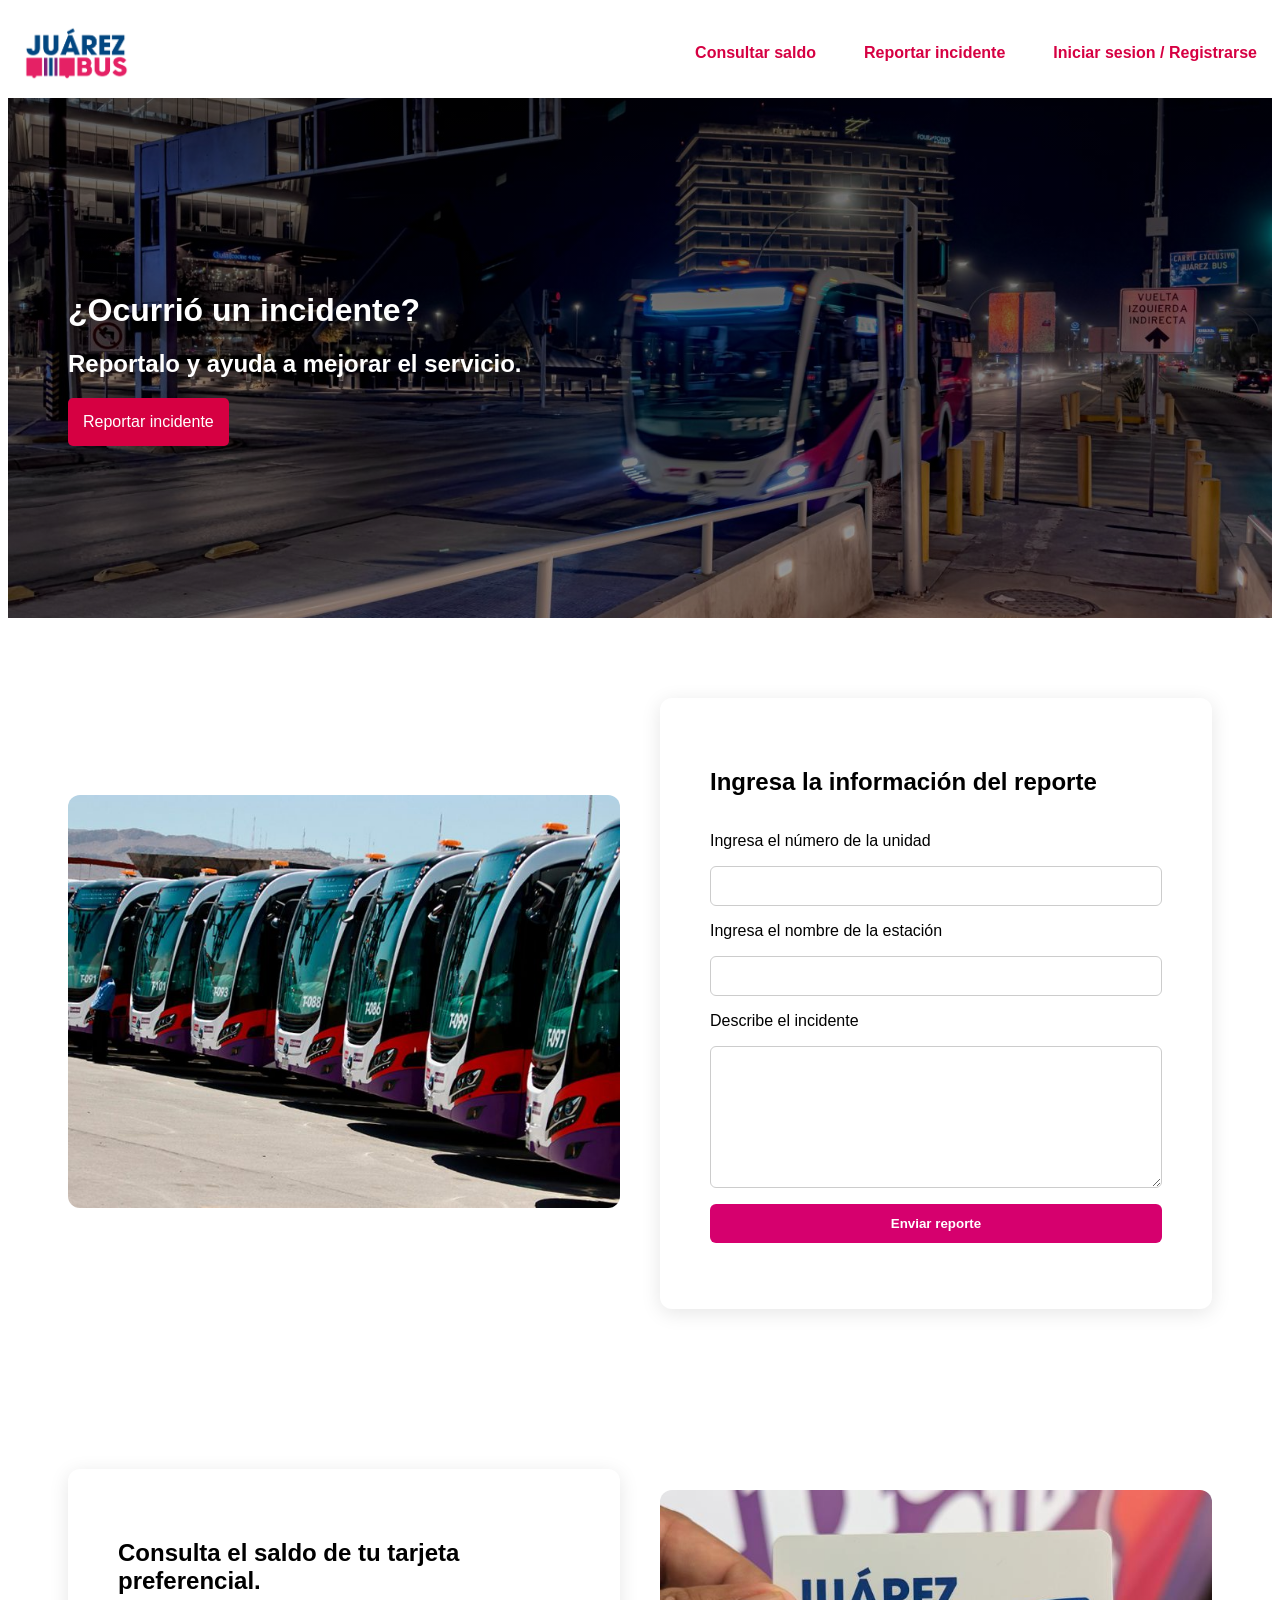
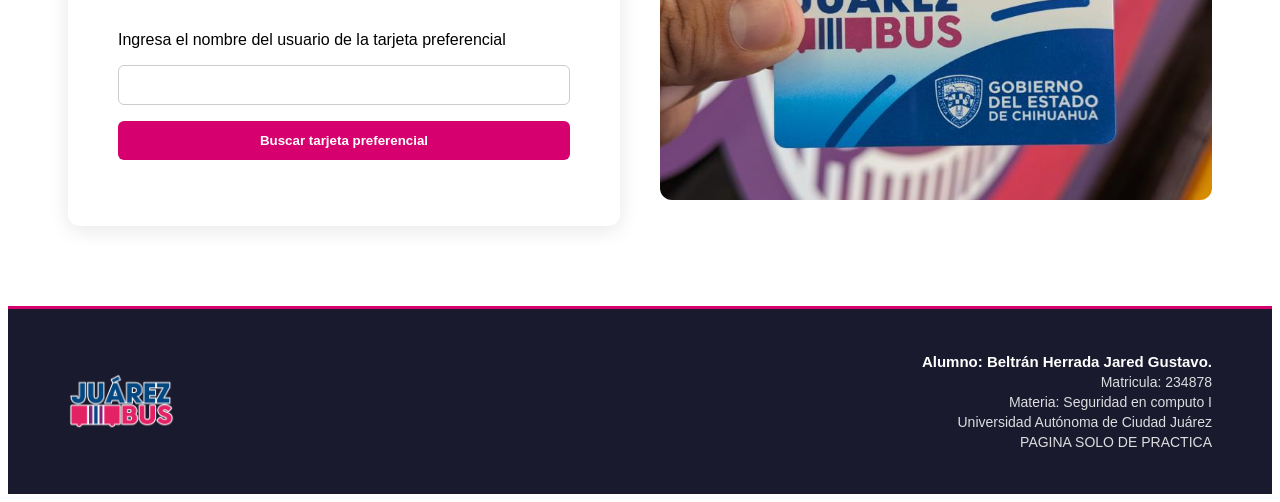
<file: index.html>
<!DOCTYPE html>
<html lang="en">
<head>
    <meta charset="UTF-8">
    <meta name="viewport" content="width=device-width, initial-scale=1.0">
    <title>JuarezBus - HomePage</title>
    <link rel="shortcut icon" href="/images/JuarezBus_logo.webp">
    <link rel="stylesheet" href="style.css">
</head>
<body>
    <header>
        <div id="logo">
            <img id="juarezbus_logo" src="images/JUAREZBUS_LOGO.png" alt="">
        </div>
        <nav>
            <div id="contenedor_navegador">
                <a id="link_nav" href="index.html#ancla_consulta_y_recarga"><strong>Consultar saldo</strong></a>
                <a id="link_nav" href="index.html#ancla_de_reporte"><strong>Reportar incidente</strong></a>
                <a id="link_nav" href="Log_in.html"><strong>Iniciar sesion / Registrarse</strong></a>
            </div>
        </nav>
    </header>
    <div id="shortcut_planificar_ruta">
        <div id="texto_planificacion">
            <h1 style="color: #fff;">
                ¿Ocurrió un incidente?
            </h1>
            <h2 style="color: #fff;">
                Reportalo y ayuda a mejorar el servicio.
            </h2>
            <a id="boton_planificar" href="index.html#ancla_de_reporte">Reportar incidente</a>
        </div>
    </div>
    <div id="contenedor_reporte_e_imagen">
        <div id="contenedor_imagen_reporte">
            <img id="imagen_reporte" src="images/camiones.jpg" alt="Camiones de JuárezBus">
        </div>
    <div id="contenedor_reporte">
        <form action="" id="form_reporte">
            <div id="formulario_reporte">
                <h2 id="ancla_de_reporte">
                    Ingresa la información del reporte
                </h2>
                <label for="unidad">Ingresa el número de la unidad</label>
                <input type="number" id="unidad">
                <label for="estacion">Ingresa el nombre de la estación</label>
                <input type="text" id="estacion">
                <label for="especificacion_reporte">Describe el incidente</label>
                <textarea id="especificacion_reporte"></textarea>
                <input type="submit" value="Enviar reporte">
                <div id="mensaje_reporte"></div>
            </div>
        </form>
    </div>
</div>
    <div id="contenedor_saldo_e_imagen">
        <form action="" id="form_consulta_saldo">
            <div id="consultar_saldo">
                <h2 id="ancla_consulta_y_recarga">
                    Consulta el saldo de tu tarjeta preferencial.
                </h2>
                <label for="nombre_tarjeta">
                    Ingresa el nombre del usuario de la tarjeta preferencial
                </label>
                <input type="text" id="nombre_tarjeta">
                <input type="submit" value="Buscar tarjeta preferencial">
                <div id="resultado_saldo"></div>
            </div>
        </form>
        <div id="contenedor_imagen_tarjeta">
            <img id="imagen_tarjeta" src="images/tarjeta.jpg" alt="Tarjeta preferencial JuárezBus">
        </div>
    </div>
    <div id="pie_pagina">
          <footer>
            <div id="logo">
                <img id="juarezbus_logo" src="images/JUAREZBUS_LOGO.png" alt="">
            </div>
            <div id="informacion_estudiante">
                <p>Alumno: Beltrán Herrada Jared Gustavo.</p>
                <p>Matricula: 234878</p>
                <p>Materia: Seguridad en computo I</p>
                <p>Universidad Autónoma de Ciudad Juárez</p>
                <p>PAGINA SOLO DE PRACTICA</p>
            </div>
          </footer>
    </div>
<script src="consultar_saldo.js"></script>
<script src="reporte.js"></script>
</body>
</html>
</file>
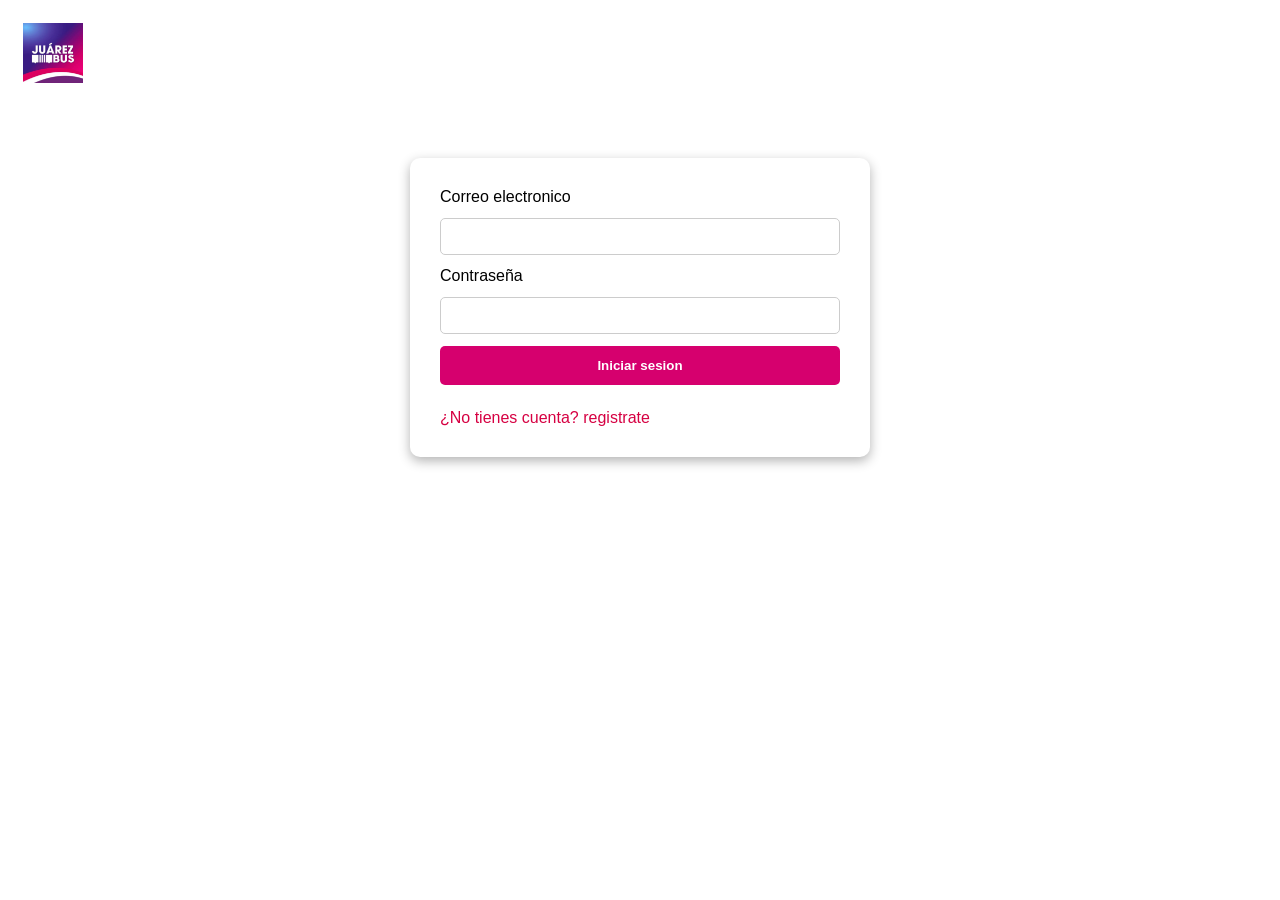
<file: Log_in.html>
<!DOCTYPE html>
<html lang="en">
<head>
    <meta charset="UTF-8">
    <meta name="viewport" content="width=device-width, initial-scale=1.0">
    <title>JuarezBus - Login/Sign in</title>
        <link rel="shortcut icon" href="images/JuarezBus_logo.webp">
        <link rel="stylesheet" href="style.css">
</head>
<body>
    <header>
        <div id="logo">
            <img id="juarezbus_logo" src="images/JuarezBus_logo.webp" alt="">
        </div>
    </header>
        <form action="" id="form_login">
            <div id="Contenerdor_log_in_y_registro">
            <label for="correo_login">
                Correo electronico
            </label>
            <input type="email" id="correo_login">
            <label for="contrasena_login">
                Contraseña
            </label>
            <input type="password" id="contrasena_login">
            <input type="submit" value="Iniciar sesion">
            <div id="mensaje_login"></div>
            <a id="link_nav" href="Sign_in.html">
                ¿No tienes cuenta? registrate
            </a>
            </div>
        </form>
<script src="login.js"></script>
</body>
</html>
</file>
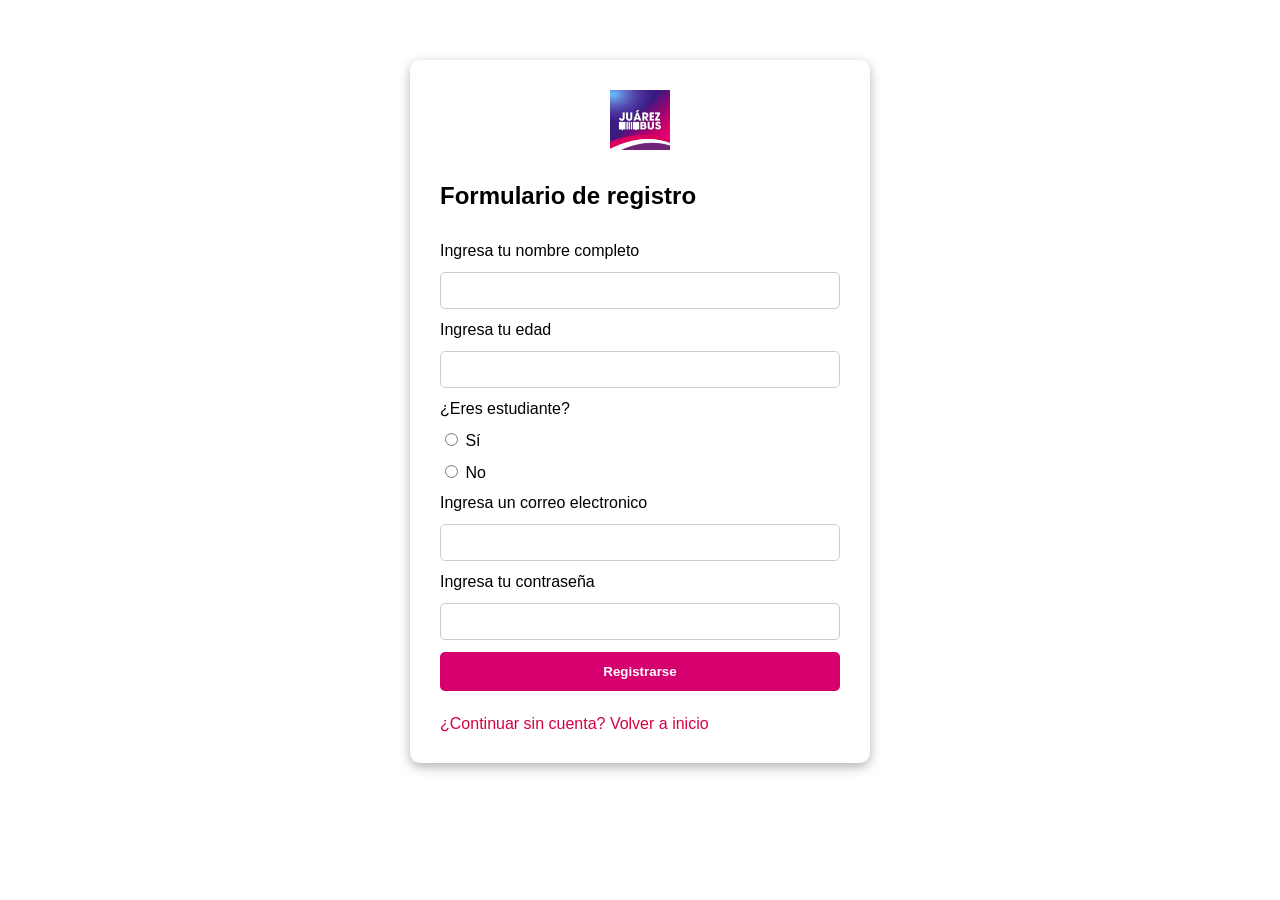
<file: Sign_in.html>
<!DOCTYPE html>
<html lang="en">
<head>
    <meta charset="UTF-8">
    <meta name="viewport" content="width=device-width, initial-scale=1.0">
    <title>JuarezBus - Login/Sign in</title>
        <link rel="shortcut icon" href="images/JuarezBus_logo.webp">
        <link rel="stylesheet" href="style.css">
</head>
<body>
        <form action="" id="form_registro">
            <div id="Contenerdor_log_in_y_registro">
                <div id="logo">
                    <img id="juarezbus_logo" src="images/JuarezBus_logo.webp" alt="">
                </div>
                <h2>
                    Formulario de registro
                </h2>
            <label for="nombre">
                Ingresa tu nombre completo
            </label>
            <input type="text" id="nombre">
            <label for="edad">
                Ingresa tu edad
            </label>
            <input type="number" id="edad">
            <label for="estudiante">
                ¿Eres estudiante?
            </label>

            <label>
            <input type="radio" name="estudiante" value="Si">
                Sí
            </label>

            <label>
            <input type="radio" name="estudiante" value="No">
                No
            </label>
            <label for="correo">
                Ingresa un correo electronico
            </label>
            <input type="email" id="correo">
            <label for="contraseña">
                Ingresa tu contraseña
            </label>
            <input type="password" id="contraseña">
            <input type="submit" value="Registrarse">
            <div id="mensaje_registro"></div>
            <a id="link_nav" href="index.html">
                ¿Continuar sin cuenta? Volver a inicio
            </a>
            </div>
        </form>
<script src="registro.js"></script>
</body>
</html>
</file>
<file: style.css>
body{
    font-family: Arial, Helvetica, sans-serif;
}

header{
    display: flex;
    flex-direction: row;
    justify-content: space-between;
    align-items: center;
    padding: 15px;
}

#link_nav{
    text-decoration: none;
    color: #D60042;
}

#contenedor_navegador{
    display: flex;
    flex-direction: row;
    justify-content: space-around;
    gap: 48px;
}

#juarezbus_logo{
    width: 200px;
}

#shortcut_planificar_ruta{
    background-image: linear-gradient(rgba(0,0,0,0.6), rgba(0,0,0,0.4)), url("images/JrzBus.jpeg");
    background-repeat: no-repeat;
    background-size: cover;
    background-position: center;
    display: flex;
    flex-direction: row;
    align-items: center;
    padding: 60px;
    min-height: 400px;
}

#boton_planificar{
    display: inline-block;
    background-color: #D60042;
    color: #fff;
    border-radius: 5px;
    padding: 15px;
    text-decoration: none;
}


#Contenerdor_log_in_y_registro{
    display: flex;
    flex-direction: column;
    gap: 12px;
    max-width: 400px;
    margin: 60px auto;
    padding: 30px;
    background-color: #ffffff;
    border-radius: 10px;
    box-shadow: 0 4px 12px rgba(0, 0, 0, 0.3);
}

#Contenerdor_log_in_y_registro input{
    padding: 10px 12px;
    border-radius: 5px;
    border: 1px solid #ccc;
    font-family: inherit;
}

#Contenerdor_log_in_y_registro input:focus {
    outline: none;
    border-color: #d6006e; 
    box-shadow: 0 0 0 3px rgba(214, 0, 110, 0.15);
}

#Contenerdor_log_in_y_registro input[type="submit"] {
    background-color: #d6006e;
    color: white;
    border: none;
    padding: 12px;
    font-weight: bold;
    cursor: pointer;
    transition: background-color 0.2s;
}

#Contenerdor_log_in_y_registro input[type="submit"]:hover {
    background-color: #a80057;
}

#logo {
    display: flex;
    justify-content: center;
}

#contenedor_saldo_e_imagen{
    display: flex;
    flex-direction: row;
    justify-content: space-between;
}

#contenedor_saldo_e_imagen {
    display: grid;
    grid-template-columns: 1fr 1fr;
    align-items: center;
    padding: 80px 60px;
    gap: 40px;
}

#consultar_saldo {
    display: flex;
    flex-direction: column;
    gap: 16px;
    padding: 50px;
    background-color: #ffffff;
    border-radius: 12px;
    box-shadow: 0 4px 20px rgba(0, 0, 0, 0.1);
}

#consultar_saldo input[type="text"] {
    padding: 10px 12px;
    border: 1px solid #ccc;
    border-radius: 6px;
    font-size: 16px;
}

#consultar_saldo input[type="submit"] {
    background-color: #d6006e;
    color: white;
    border: none;
    padding: 12px;
    font-weight: bold;
    border-radius: 6px;
    cursor: pointer;
    transition: background-color 0.2s;
}

#consultar_saldo input[type="submit"]:hover {
    background-color: #a80057;
}

#contenedor_imagen_tarjeta img {
    width: 100%;
    height: 100%;
    object-fit: cover;
    border-radius: 12px;
}

#pie_pagina {
    background-color: #1a1a2e; /* un azul oscuro que combine con tu paleta */
    padding: 40px 60px;
}

footer {
    display: flex;
    justify-content: space-between;
    align-items: center;
    max-width: 1200px;
    margin: 0 auto;
    flex-wrap: wrap;
    gap: 20px;
}

#logo img {
    height: 60px;
    width: auto;
}

#informacion_estudiante {
    color: #ffffff;
    text-align: right;
}

#informacion_estudiante p {
    margin: 4px 0;
    font-size: 14px;
    opacity: 0.85;
}

#informacion_estudiante p:first-child {
    font-weight: bold;
    opacity: 1;
    font-size: 15px;
}

#pie_pagina {
    border-top: 3px solid #d6006e; /* el rosa de tu marca, como acento */
}

#contenedor_reporte_e_imagen {
    display: grid;
    grid-template-columns: 1fr 1fr;
    align-items: center;
    padding: 80px 60px;
    gap: 40px;
}

#formulario_reporte {
    display: flex;
    flex-direction: column;
    gap: 16px;
    padding: 50px;
    background-color: #ffffff;
    border-radius: 12px;
    box-shadow: 0 4px 20px rgba(0, 0, 0, 0.1);
}

#formulario_reporte input[type="text"],
#formulario_reporte input[type="number"],
#formulario_reporte textarea {
    padding: 10px 12px;
    border: 1px solid #ccc;
    border-radius: 6px;
    font-size: 16px;
    font-family: inherit;
}

#formulario_reporte textarea {
    min-height: 120px;
    resize: vertical;
}

#formulario_reporte input[type="submit"] {
    background-color: #d6006e;
    color: white;
    border: none;
    padding: 12px;
    font-weight: bold;
    border-radius: 6px;
    cursor: pointer;
    transition: background-color 0.2s;
}

#formulario_reporte input[type="submit"]:hover {
    background-color: #a80057;
}

#contenedor_imagen_reporte img {
    width: 100%;
    height: 100%;
    object-fit: cover;
    border-radius: 12px;
}
</file>
